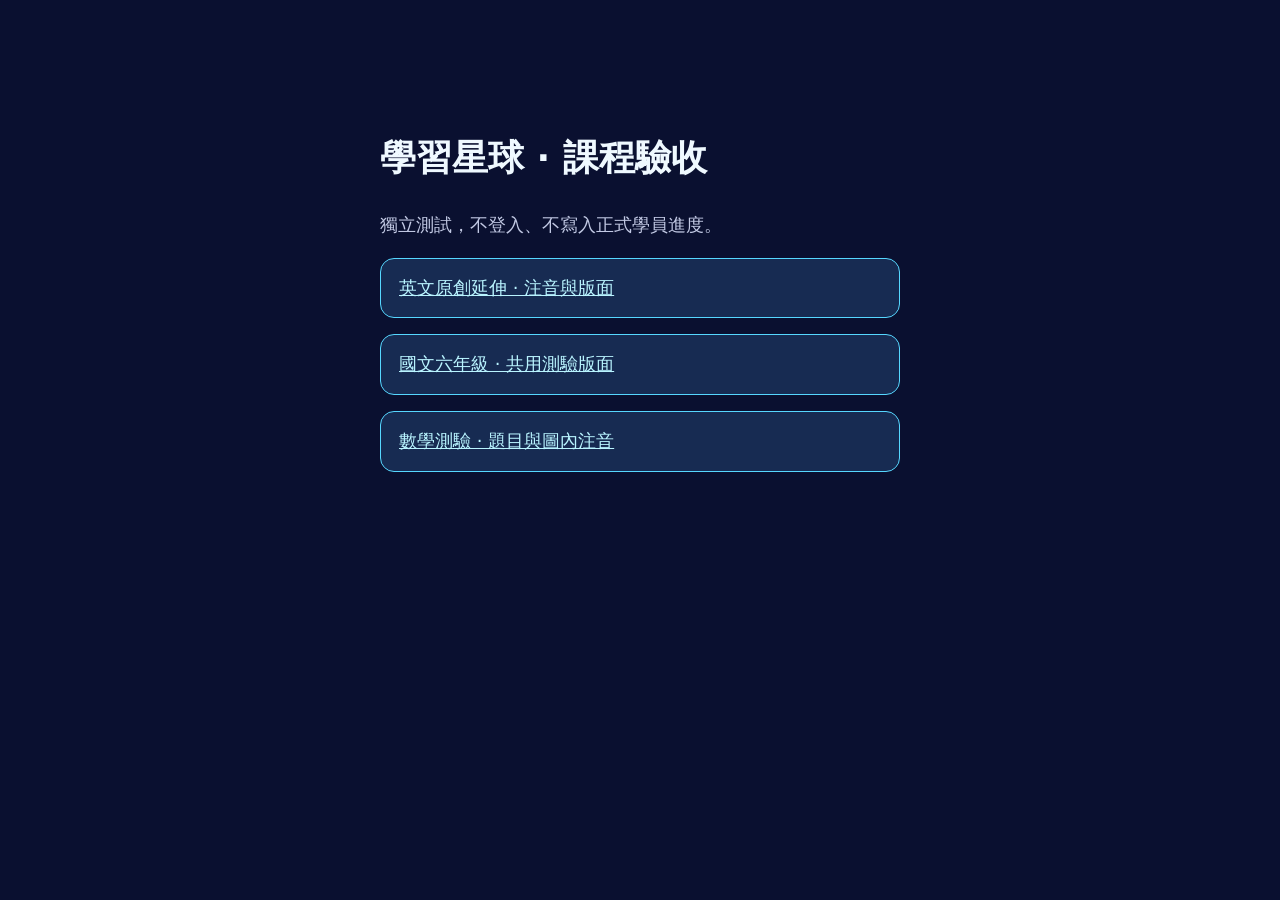
<file: qa/lessons-r1/index.html>
<!doctype html><html lang="zh-Hant"><head><meta charset="utf-8">
<meta name="viewport" content="width=device-width,initial-scale=1">
<meta name="robots" content="noindex,nofollow">
<meta http-equiv="Content-Security-Policy" content="default-src 'none'; style-src 'unsafe-inline'; base-uri 'none'; form-action 'none'">
<title>學習星球｜課程驗收 R1</title>
<style>body{margin:0;background:#0a1030;color:#eff9ff;font:18px/1.6 system-ui,sans-serif}main{margin:9vh auto;padding:24px;max-width:520px}a{display:block;padding:15px 18px;background:#172b52;color:#b9f4ff;border:1px solid #56d7ff;border-radius:14px;margin:16px 0}p{color:#c2c9e4}</style>
</head><body><main><h1>學習星球 · 課程驗收</h1><p>獨立測試，不登入、不寫入正式學員進度。</p><a href="../english-original-preview/">英文原創延伸 · 注音與版面</a><a href="../chinese-grade6-preview/?seconds=30">國文六年級 · 共用測驗版面</a><a href="../math-quiz-preview/">數學測驗 · 題目與圖內注音</a></main></body></html>
</file>
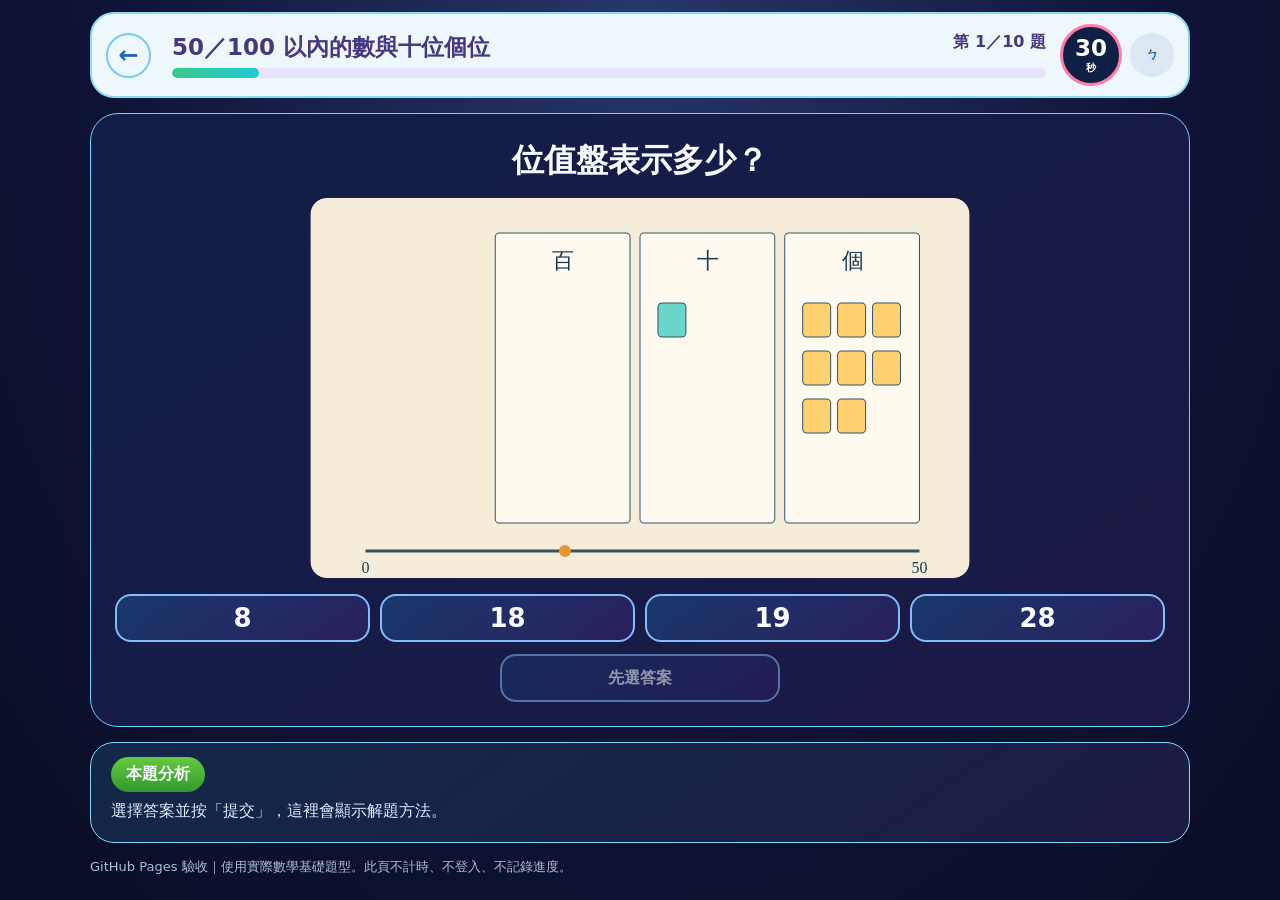
<file: qa/lessons-r1/overlay/v2/math-quiz-preview/index.html>
<!doctype html>
<html lang="zh-Hant">
<head>
<meta charset="UTF-8">
<meta name="viewport" content="width=device-width,initial-scale=1,viewport-fit=cover">
<meta http-equiv="Content-Security-Policy" content="default-src 'none'; script-src 'self'; style-src 'self'; img-src 'self' data:; connect-src 'self'; form-action 'none'; base-uri 'none'">
<title>數學星球｜測驗注音驗收</title>
<link rel="stylesheet" href="quiz-shell.css">
<script defer src="model.js"></script>
<script type="module" src="preview.mjs"></script>
</head>
<body id="dc-root">
<main class="app-shell module-focus math-quiz-focus">
<div class="quiz-master-shell is-math-master" data-screen-label="練習題">
  <div class="quiz-progress">
    <a class="quiz-back-button" href="../maps-preview-r9/" aria-label="返回地圖預覽">←</a>
    <div><div class="status-line"><span id="title"></span><span>第 1／10 題</span></div><div class="progress-track"><div></div></div></div>
    <div class="quiz-timer-tools"><div class="quiz-timer-circle" aria-label="驗收示意 30 秒"><span>30</span><small>秒</small></div>
      <button type="button" class="quiz-control quiz-zhuyin-toggle" id="toggle" aria-pressed="false" aria-label="開啟注音顯示"><b>ㄅ</b></button>
    </div>
  </div>
  <section class="quiz-card">
    <h2 class="quiz-heading" id="stem"></h2>
    <img id="figure" alt="">
    <div class="options" id="options"></div>
    <button class="math-master-submit" id="submit" disabled>先選答案</button>
  </section>
  <section class="math-master-analysis" aria-live="polite">
    <header><strong>本題分析</strong></header><p id="result">選擇答案並按「提交」，這裡會顯示解題方法。</p><p id="explain"></p>
  </section>
  <p class="preview-note">GitHub Pages 驗收｜使用實際數學基礎題型。此頁不計時、不登入、不記錄進度。</p>
</div></main>
</body></html>
</file>
<file: qa/lessons-r1/overlay/v2/math-quiz-preview/quiz-shell.css>
:root{font-family:system-ui,"Noto Sans TC",sans-serif;background:#090f30;color:#f7fbff}
*{box-sizing:border-box}
body{margin:0;min-height:100vh;background:radial-gradient(ellipse at top,#27376a,#0e1335 60%,#090d25)}
.app-shell{padding:12px 20px 24px}
.quiz-master-shell{display:grid;gap:15px;max-width:1100px;margin:auto}
.quiz-progress{display:grid;grid-template-columns:52px minmax(0,1fr) auto;gap:14px;align-items:center;padding:10px 14px;border:2px solid #89dbf1;border-radius:24px;background:#edf7fc;color:#463782}
.quiz-back-button{border:2px solid #7ac9f4;border-radius:50%;width:45px;height:45px;display:grid;place-items:center;color:#2462ba;text-decoration:none;font-size:24px;font-weight:900}
.status-line{display:flex;justify-content:space-between;gap:8px;font-weight:900}
.status-line span:first-child{font-size:clamp(13px,2vw,23px)}
.status-line span:last-child{white-space:nowrap}
.progress-track{margin-top:5px;height:10px;border-radius:99px;background:#e8e3fa;overflow:hidden}
.progress-track>div{height:100%;width:10%;border-radius:99px;background:linear-gradient(90deg,#35c98a,#22c8d8)}
.quiz-timer-tools{display:flex;align-items:center;gap:8px}
.quiz-timer-circle{display:grid;place-items:center;align-content:center;width:62px;height:62px;border-radius:50%;background:#102044;color:white;border:3px solid #ff7ba8;font-weight:900;font-size:23px;line-height:1}
.quiz-timer-circle small{font-size:10px;margin-top:3px}
.quiz-control{border:0;border-radius:30px;padding:8px;min-width:44px;min-height:44px;background:#dce7f2;color:#245f9e;cursor:pointer}
.quiz-control[aria-pressed=true]{background:#245f9e;color:#fff}
.quiz-card{padding:22px 24px 24px;border:1px solid #69d6fc;border-radius:28px;background:linear-gradient(145deg,#111e48,#1c1945);display:grid;justify-items:center}
.quiz-heading{margin:0 0 14px;font-size:clamp(21px,3vw,32px);font-weight:900;line-height:1.5;text-align:center}
.quiz-card img{width:min(100%,660px);height:auto;max-height:380px;object-fit:contain;display:block;border-radius:16px}
.options{width:100%;display:grid;grid-template-columns:repeat(4,minmax(0,1fr));gap:10px;margin-top:16px}
.options button,.math-master-submit{min-height:48px;cursor:pointer;border-radius:16px;font:900 clamp(17px,3vw,26px)/1.25 system-ui;color:#f7fbff;background:linear-gradient(145deg,#19386b,#2a205e);border:2px solid #82bcfb}
.options button[aria-pressed=true]{border-color:#ffc857;background:#735327}
.options button[data-right]{border-color:#35c98a;background:#124f47}
.math-master-submit{width:min(280px,100%);font-size:16px;margin-top:12px}
.math-master-submit:disabled{opacity:.55;cursor:default}
.math-master-analysis{padding:14px 20px 12px;border:1px solid #81dafa;border-radius:24px;background:linear-gradient(145deg,#132849,#1d1b46)}
.math-master-analysis header strong{display:inline-block;padding:7px 15px;border-radius:999px;background:linear-gradient(180deg,#67c93f,#31992b)}
.math-master-analysis p{margin:6px 0;line-height:1.6;color:#dcecff}
.preview-note{margin:0;font-size:13px;color:#a9bfd7}
button:focus-visible,a:focus-visible{outline:3px solid #ffd377;outline-offset:2px}
  ruby.quiz-reading{display:inline-flex;align-items:center;vertical-align:middle;white-space:nowrap;line-height:1.25;margin-inline-end:.08em}
  ruby.quiz-reading rt,body[data-nozhuyin="1"] ruby.quiz-reading rt{display:block;position:relative;align-self:center;font-size:.34em;line-height:1;min-width:1.7em;padding-right:.65em;color:inherit;font-weight:500;text-align:center}
  .quiz-reading-sounds{display:flex;flex-direction:column;align-items:center;line-height:1.02}.quiz-reading-sounds>span{display:block;height:1.02em}
  .quiz-reading-tone{position:absolute;right:0;top:50%;transform:translateY(-50%);line-height:1}.quiz-reading-tone.neutral{right:auto;left:0;top:-.55em;width:1em;transform:none}
@media(max-width:640px){
.app-shell{padding:7px 8px 18px}.quiz-master-shell{gap:8px}.quiz-progress{grid-template-columns:38px minmax(0,1fr) auto;gap:5px;padding:5px 7px;border-radius:16px}.quiz-back-button{width:36px;height:36px}.status-line{display:grid;gap:1px;font-size:10px}.status-line span:first-child{font-size:12px}.quiz-timer-circle{width:39px;height:39px;font-size:17px}.quiz-timer-circle small{font-size:8px}.quiz-timer-tools{gap:2px}.quiz-card{padding:12px 8px;border-radius:16px}.quiz-heading{margin:0 0 8px}.options{gap:5px;margin-top:9px}.options button{min-height:44px}.math-master-submit{margin-top:7px}.math-master-analysis{padding:8px 12px;border-radius:16px}.math-master-analysis header strong{padding:4px 8px;font-size:13px}.preview-note{font-size:11px}
}
</file>
